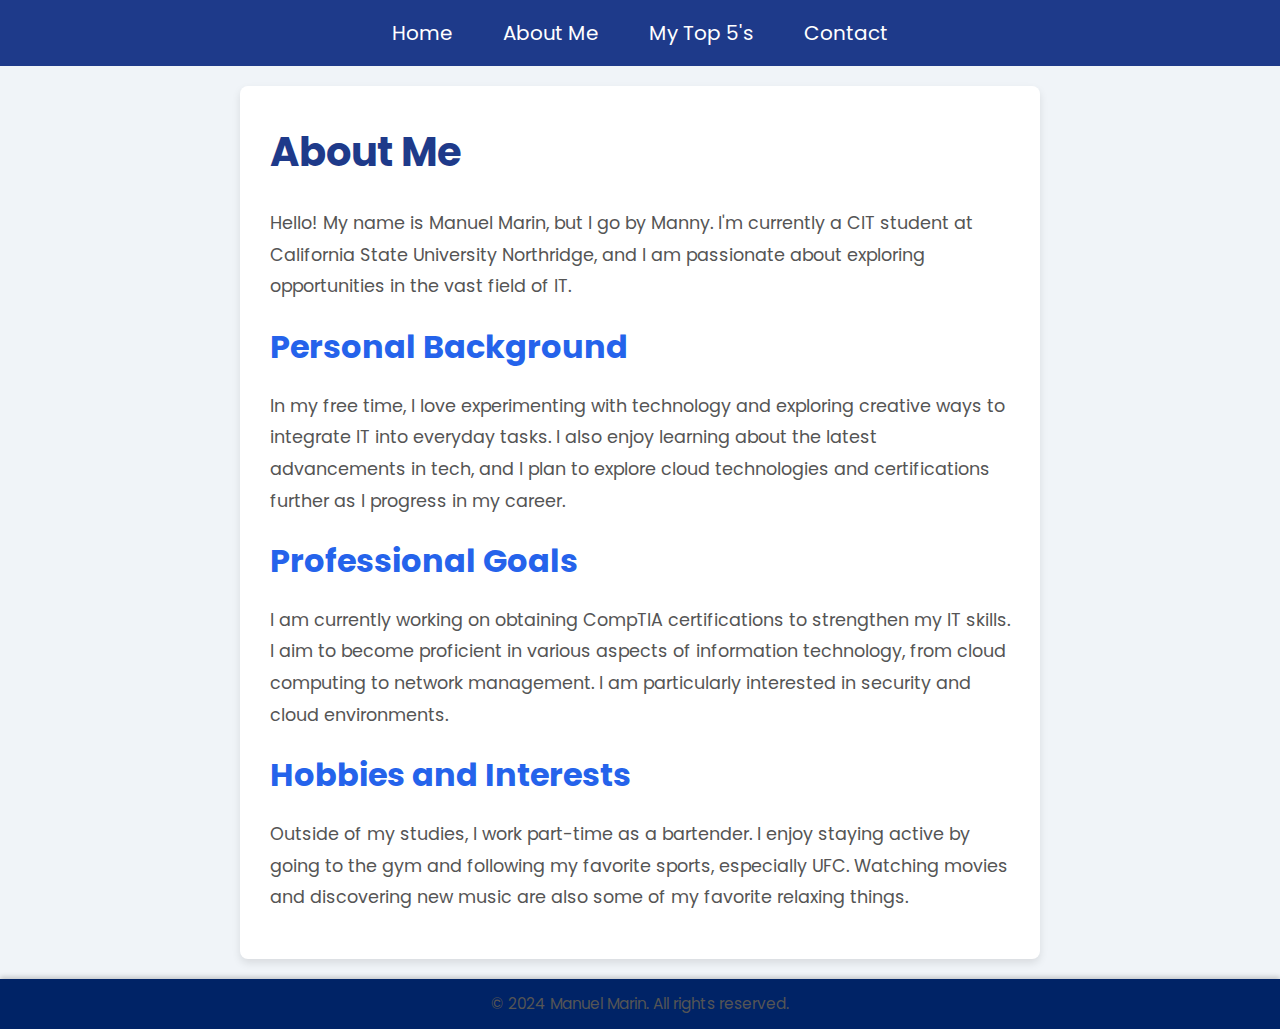
<file: about_me.html>
<!DOCTYPE html>
<html lang="en">
<head>
    <link href="https://fonts.googleapis.com/css2?family=Poppins:wght@300;400;600&display=swap" rel="stylesheet">
    <meta charset="UTF-8">
    <meta name="viewport" content="width=device-width, initial-scale=1.0">
    <title>About Me</title>
    <link rel="icon" type="image/png" sizes="32x32" href="assets/Images/favicon-32x32.png">
    <link rel="stylesheet" href="styles.css"> <!-- Direct path to styles.css in main folder -->
</head>
<body>
    <header>
        <nav>
            <ul>
                <li><a href="index.html">Home</a></li> <!-- Links to Home in the main folder -->
                <li><a href="about_me.html">About Me</a></li> <!-- Links to About Me in the main folder -->
                <li><a href="assets/HTML/top5.html">My Top 5's</a></li> <!-- Links to My Top 5's in assets/HTML -->
                <li><a href="index.html#contact">Contact</a></li> <!-- Links to Contact section in index.html -->
            </ul>
        </nav>
    </header>

    <section>
        <h1>About Me</h1>
        <p>Hello! My name is Manuel Marin, but I go by Manny. I'm currently a CIT student at California State University Northridge, and I am passionate about exploring opportunities in the vast field of IT.</p>
        
        <h2>Personal Background</h2>
        <p>In my free time, I love experimenting with technology and exploring creative ways to integrate IT into everyday tasks. I also enjoy learning about the latest advancements in tech, and I plan to explore cloud technologies and certifications further as I progress in my career.</p>
        
        <h2>Professional Goals</h2>
        <p>I am currently working on obtaining CompTIA certifications to strengthen my IT skills. I aim to become proficient in various aspects of information technology, from cloud computing to network management. I am particularly interested in security and cloud environments.</p>
        
        <h2>Hobbies and Interests</h2>
        <p>Outside of my studies, I work part-time as a bartender. I enjoy staying active by going to the gym and following my favorite sports, especially UFC. Watching movies and discovering new music are also some of my favorite relaxing things.</p>
    </section>

    <footer>
        <p>&copy; 2024 Manuel Marin. All rights reserved.</p>
    </footer>
</body>
</html>
</file>
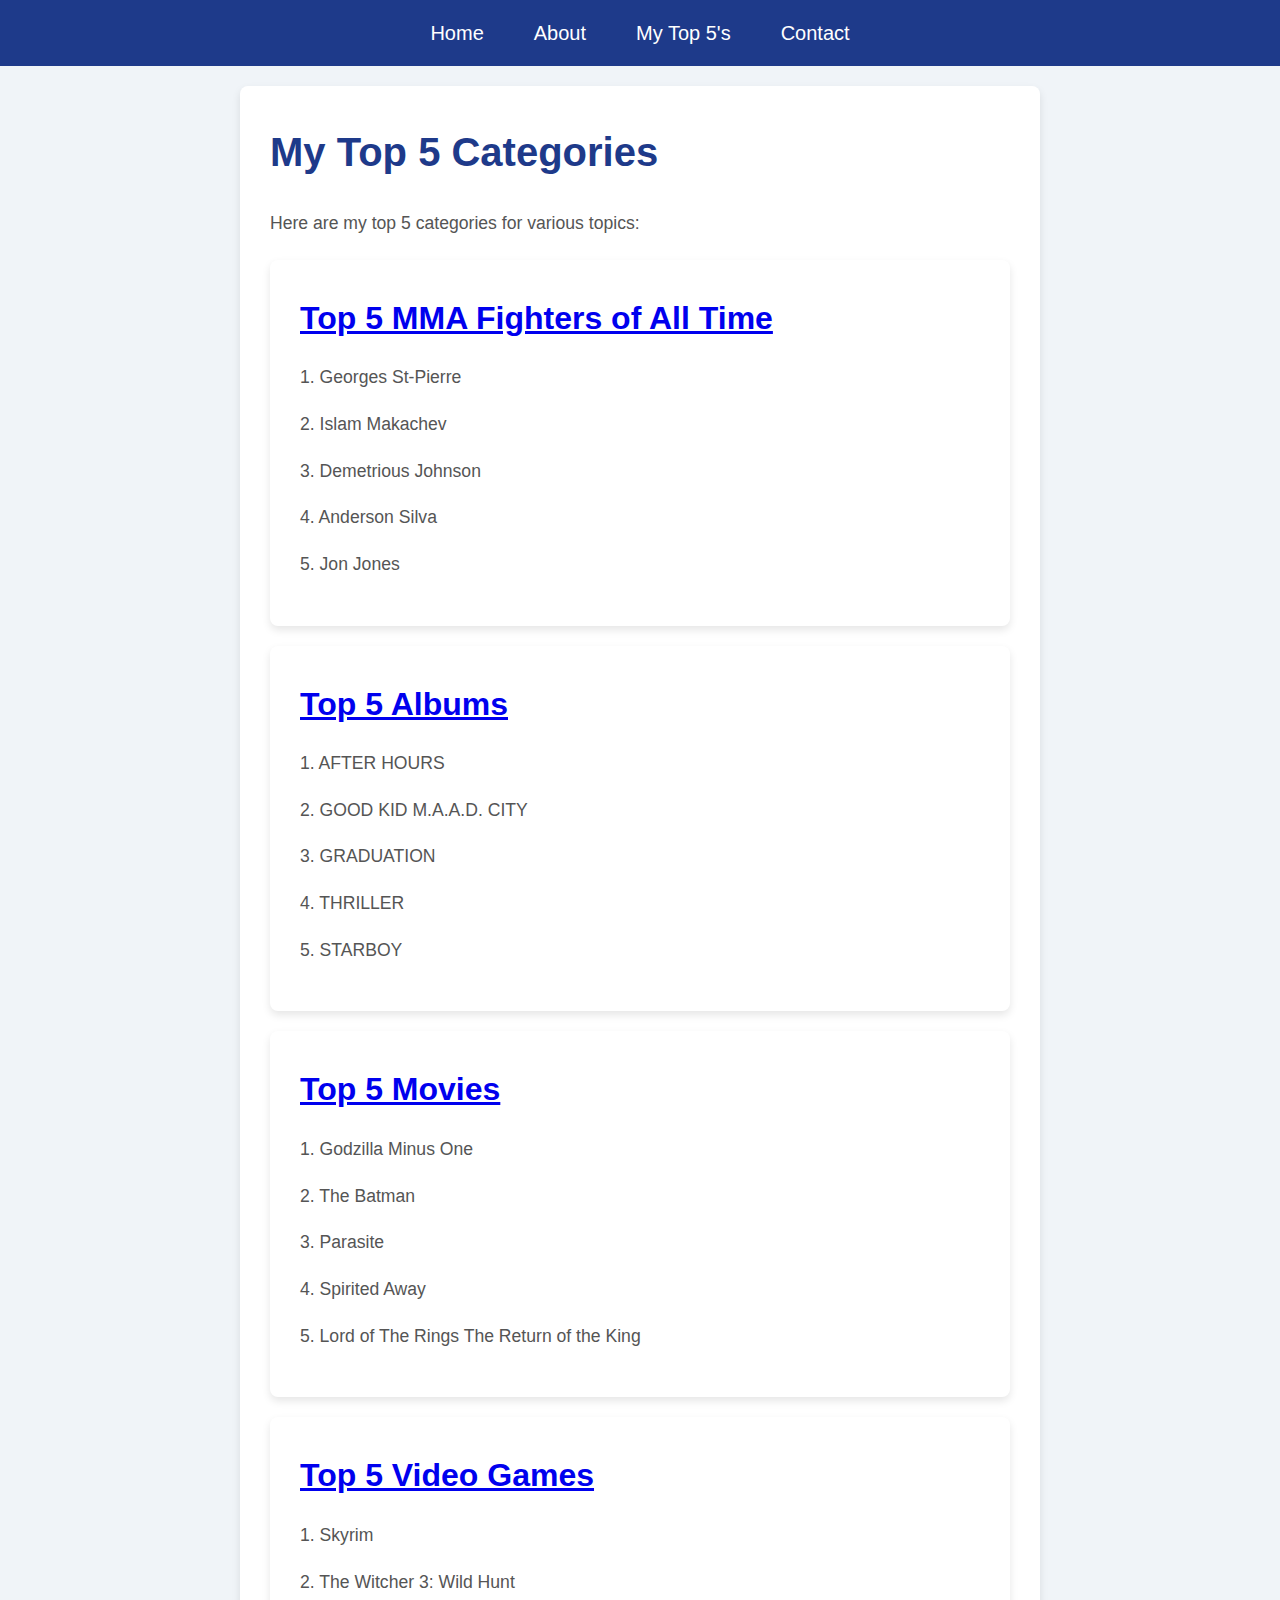
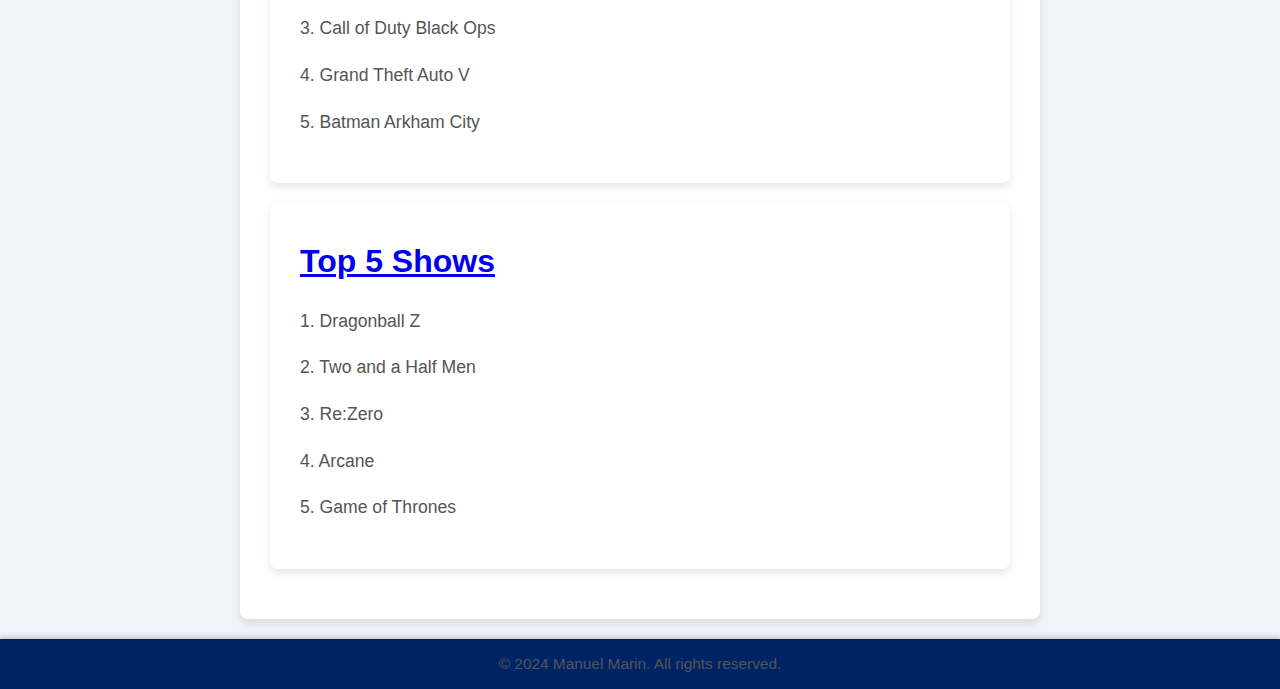
<file: assets/HTML/top5.html>
<!DOCTYPE html>
<html lang="en">
<head>
    <meta charset="UTF-8">
    <meta name="viewport" content="width=device-width, initial-scale=1.0">
    <title>Top 5 Categories</title>
    <link rel="stylesheet" href="../../styles.css"> <!-- Path goes up two levels to main folder -->
    <link rel="icon" type="image/png" sizes="32x32" href="../../assets/Images/favicon-32x32.png">
</head>
<body>
    <header>
        <nav>
            <ul>
                <li><a href="../../index.html">Home</a></li> <!-- Path goes up two levels to main folder -->
                <li><a href="../../index.html#about">About</a></li> <!-- Path goes up two levels to main folder -->
                <li><a href="top5.html">My Top 5's</a></li> <!-- This is the current page, so no path change needed -->
                <li><a href="../../index.html#contact">Contact</a></li> <!-- Path goes up two levels to main folder -->
            </ul>
        </nav>
    </header>

    <section>
        <h1>My Top 5 Categories</h1>
        <p>Here are my top 5 categories for various topics:</p>
        
        <section id="mma-fighters">
            <h2><a href="top5_mma.html">Top 5 MMA Fighters of All Time</a></h2> <!-- Links to MMA page within assets/HTML -->
            <p>1. Georges St-Pierre</p>
            <p>2. Islam Makachev</p>
            <p>3. Demetrious Johnson</p>
            <p>4. Anderson Silva</p>
            <p>5. Jon Jones</p>
        </section>
        
        <section id="songs">
            <h2><a href="top5_songs.html">Top 5 Albums</a></h2> <!-- Links to Songs page within assets/HTML -->
            <p>1. AFTER HOURS</p>
            <p>2. GOOD KID M.A.A.D. CITY</p>
            <p>3. GRADUATION</p>
            <p>4. THRILLER</p>
            <p>5. STARBOY</p>
        </section>
        
        <section id="movies">
            <h2><a href="top5_movies.html">Top 5 Movies</a></h2> <!-- Links to Movies page within assets/HTML -->
            <p>1. Godzilla Minus One</p>
            <p>2. The Batman</p>
            <p>3. Parasite</p>
            <p>4. Spirited Away</p>
            <p>5. Lord of The Rings The Return of the King</p>
        </section>

        <section id="games">
            <h2><a href="top5_games.html">Top 5 Video Games</a></h2> <!-- Links to Games page within assets/HTML -->
            <p>1. Skyrim</p>
            <p>2. The Witcher 3: Wild Hunt</p>
            <p>3. Call of Duty Black Ops</p>
            <p>4. Grand Theft Auto V</p>
            <p>5. Batman Arkham City</p>
        </section>

        <section id="shows">
            <h2><a href="top5_shows.html">Top 5 Shows</a></h2> <!-- Links to Shows page within assets/HTML -->
            <p>1. Dragonball Z</p>
            <p>2. Two and a Half Men</p>
            <p>3. Re:Zero</p>
            <p>4. Arcane</p>
            <p>5. Game of Thrones</p>
        </section>
    </section>

    <footer>
        <p>&copy; 2024 Manuel Marin. All rights reserved.</p>
    </footer>
</body>
</html>
</file>
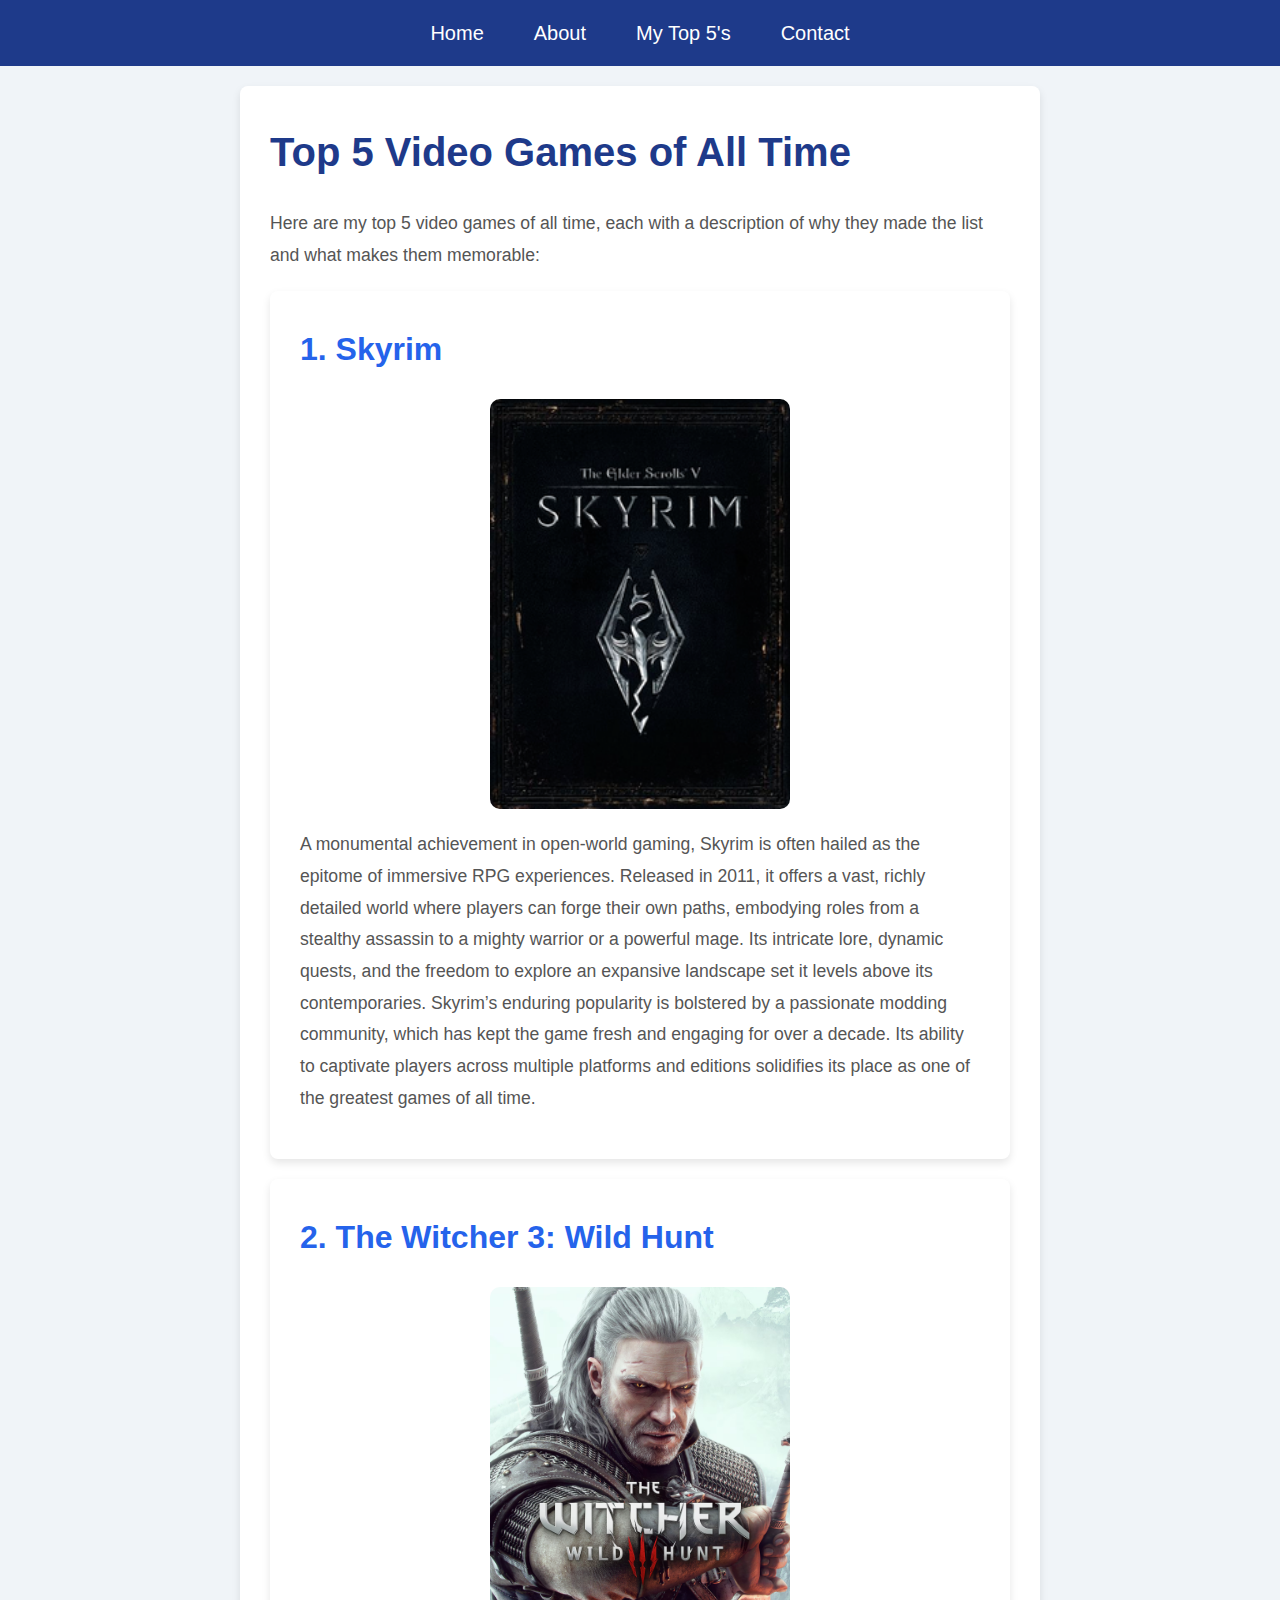
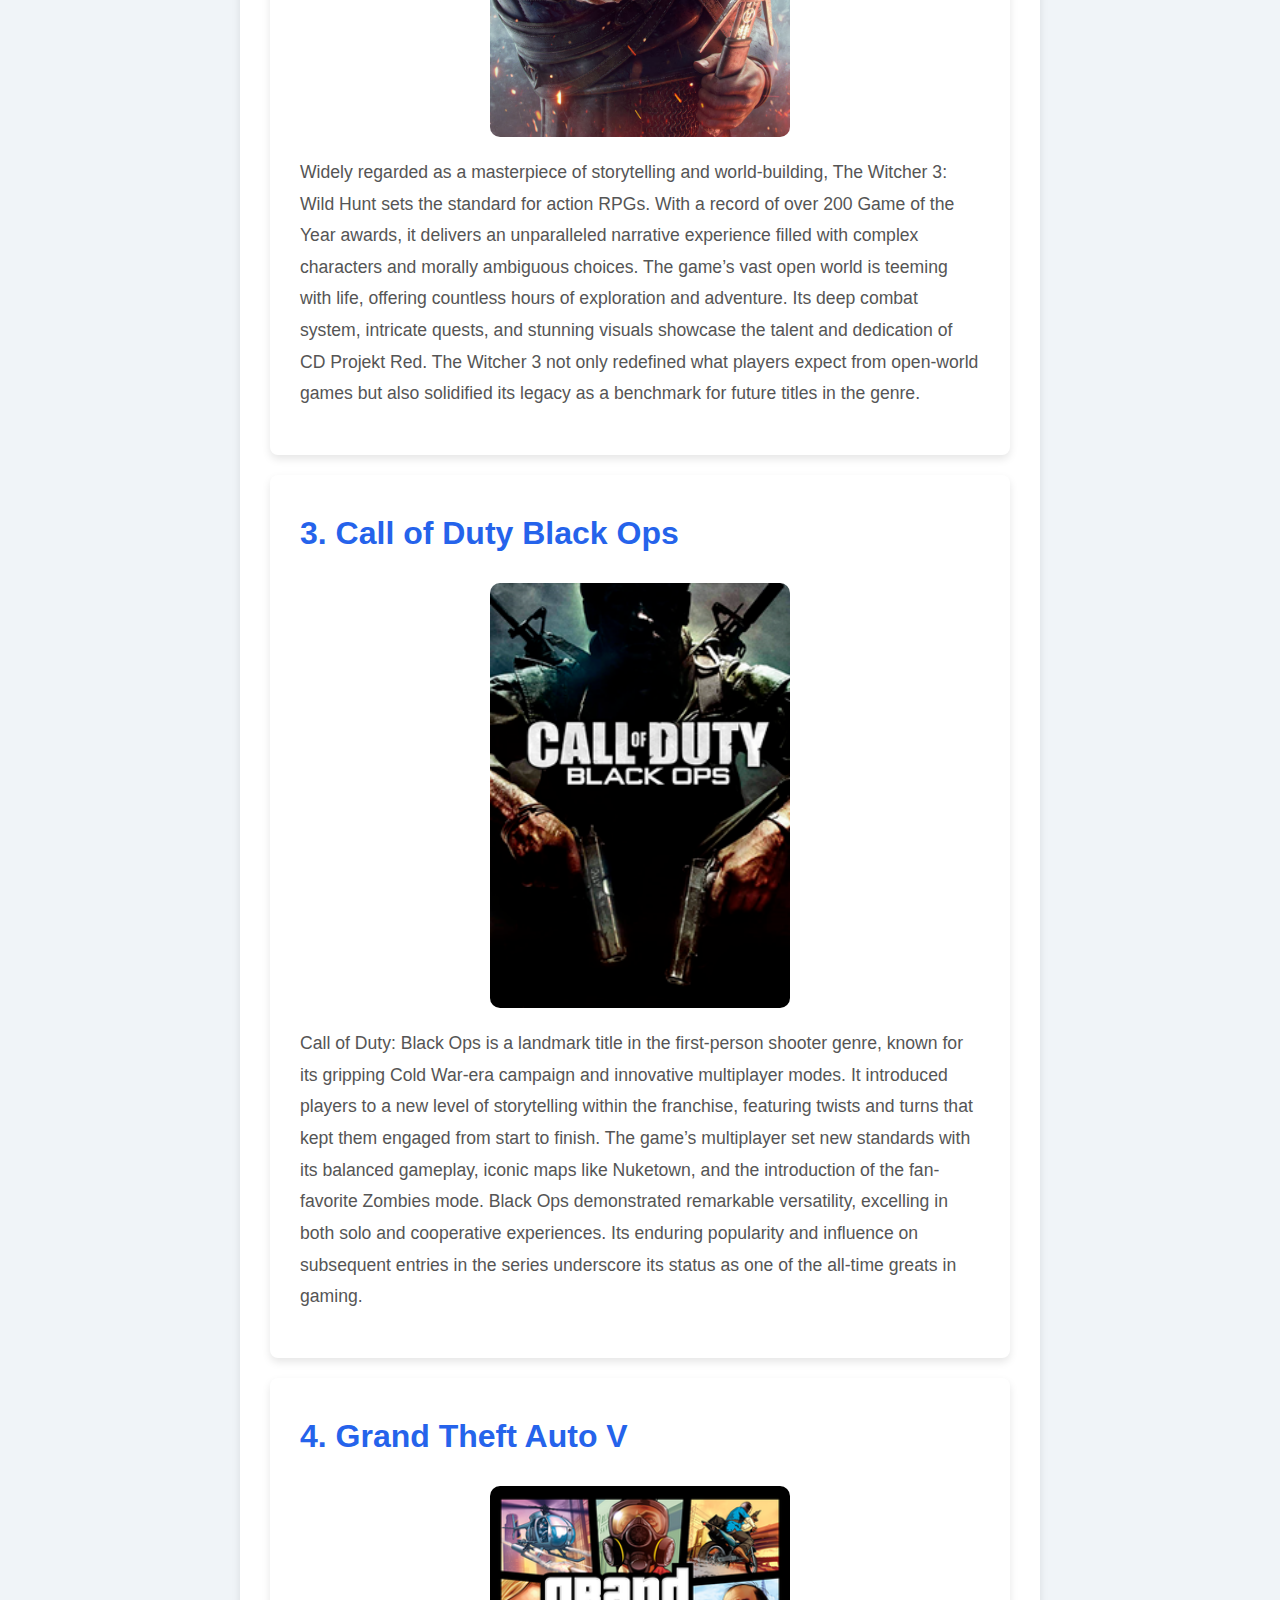
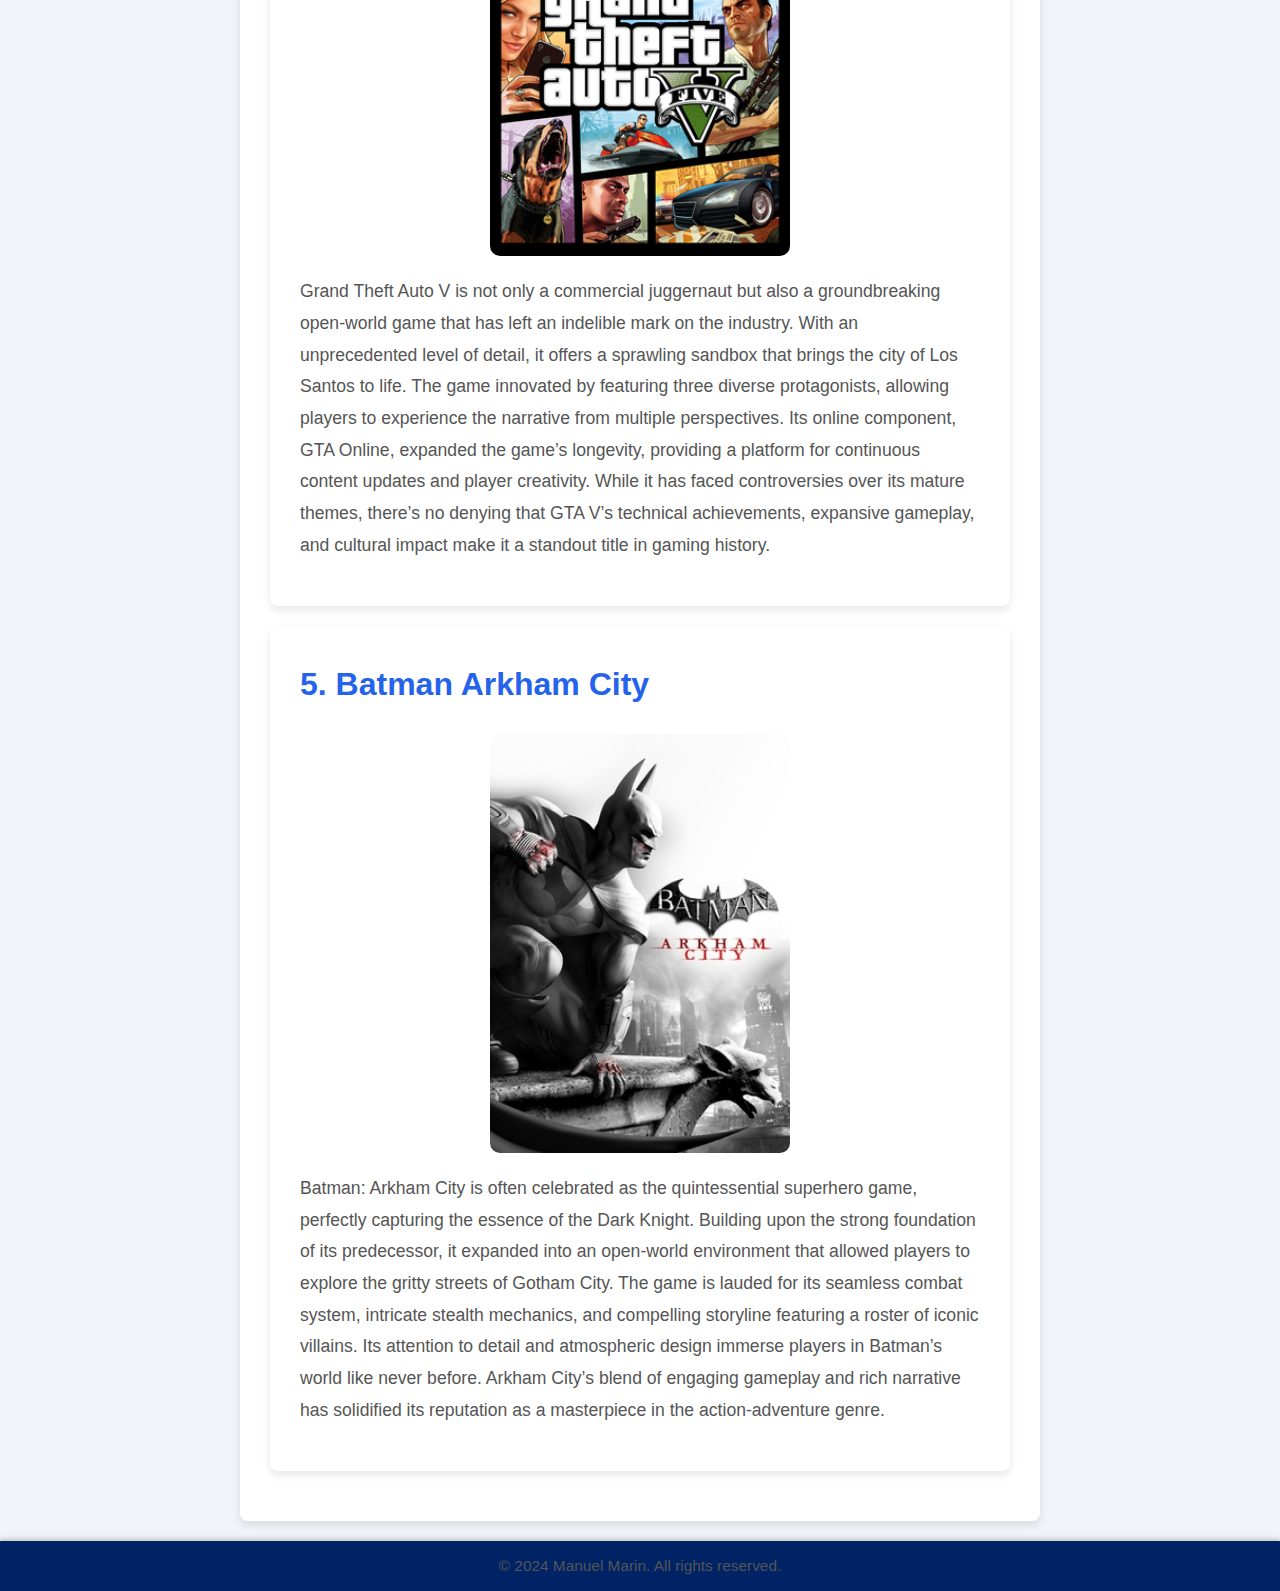
<file: assets/HTML/top5_games.html>
<!DOCTYPE html>
<html lang="en">
<head>
    <meta charset="UTF-8">
    <meta name="viewport" content="width=device-width, initial-scale=1.0">
    <title>Top 5 Video Games</title>
    <link rel="stylesheet" href="../../styles.css"> <!-- Updated path to styles.css -->
    <link rel="icon" type="image/png" sizes="32x32" href="../../assets/Images/favicon-32x32.png">
</head>
<body>
    <header>
        <nav>
            <ul>
                <li><a href="../../index.html">Home</a></li>
                <li><a href="../../index.html#about">About</a></li>
                <li><a href="top5.html">My Top 5's</a></li>
                <li><a href="../../index.html#contact">Contact</a></li>
            </ul>
        </nav>
    </header>

    <section>
        <h1>Top 5 Video Games of All Time</h1>
        <p>Here are my top 5 video games of all time, each with a description of why they made the list and what makes them memorable:</p>
        
        <section id="game1">
            <h2>1. Skyrim</h2>
            <img src="../Images/Games/Sykrim.jpg" alt="Skyrim" class="favorite-image">
            <p>A monumental achievement in open-world gaming, Skyrim is often hailed as the epitome of immersive RPG experiences. Released
            in 2011, it offers a vast, richly detailed world where players can forge their own paths, embodying roles from a stealthy
            assassin to a mighty warrior or a powerful mage. Its intricate lore, dynamic quests, and the freedom to explore an expansive
            landscape set it levels above its contemporaries. Skyrim’s enduring popularity is bolstered by a passionate modding community,
            which has kept the game fresh and engaging for over a decade. Its ability to captivate players across multiple platforms and
            editions solidifies its place as one of the greatest games of all time.
            </p>
        </section>
        
        <section id="game2">
            <h2>2. The Witcher 3: Wild Hunt</h2>
            <img src="../Images/Games/Witcher3.jpg" alt="The Witcher 3: Wild Hunt" class="favorite-image">
            <p>Widely regarded as a masterpiece of storytelling and world-building, The Witcher 3: Wild Hunt sets the standard for action RPGs.
            With a record of over 200 Game of the Year awards, it delivers an unparalleled narrative experience filled with complex characters
            and morally ambiguous choices. The game’s vast open world is teeming with life, offering countless hours of exploration and adventure.
            Its deep combat system, intricate quests, and stunning visuals showcase the talent and dedication of CD Projekt Red. The Witcher 3 not
            only redefined what players expect from open-world games but also solidified its legacy as a benchmark for future titles in the genre.
            </p>
        </section>
        
        <section id="game3">
            <h2>3. Call of Duty Black Ops</h2>
            <img src="../Images/Games/BlackOps.jpg" alt="Call of Duty Black Ops" class="favorite-image">
            <p>Call of Duty: Black Ops is a landmark title in the first-person shooter genre, known for its gripping Cold War-era campaign and
            innovative multiplayer modes. It introduced players to a new level of storytelling within the franchise, featuring twists and turns
            that kept them engaged from start to finish. The game’s multiplayer set new standards with its balanced gameplay, iconic maps like
            Nuketown, and the introduction of the fan-favorite Zombies mode. Black Ops demonstrated remarkable versatility, excelling in both solo
            and cooperative experiences. Its enduring popularity and influence on subsequent entries in the series underscore its status as one of
            the all-time greats in gaming.
            </p>
        </section>
        
        <section id="game4">
            <h2>4. Grand Theft Auto V</h2>
            <img src="../Images/Games/GTAV.jpg" alt="Grand Theft Auto V" class="favorite-image">
            <p>Grand Theft Auto V is not only a commercial juggernaut but also a groundbreaking open-world game that has left an indelible mark on
            the industry. With an unprecedented level of detail, it offers a sprawling sandbox that brings the city of Los Santos to life. The 
            game innovated by featuring three diverse protagonists, allowing players to experience the narrative from multiple perspectives. Its 
            online component, GTA Online, expanded the game’s longevity, providing a platform for continuous content updates and player creativity.
            While it has faced controversies over its mature themes, there’s no denying that GTA V’s technical achievements, expansive gameplay, and
            cultural impact make it a standout title in gaming history.
            </p>
        </section>
        
        <section id="game5">
            <h2>5. Batman Arkham City</h2>
            <img src="../Images/Games/Batman.jpg" alt="Batman Arkham City" class="favorite-image">
            <p>Batman: Arkham City is often celebrated as the quintessential superhero game, perfectly capturing the essence of the Dark Knight.
            Building upon the strong foundation of its predecessor, it expanded into an open-world environment that allowed players to explore the
            gritty streets of Gotham City. The game is lauded for its seamless combat system, intricate stealth mechanics, and compelling storyline
            featuring a roster of iconic villains. Its attention to detail and atmospheric design immerse players in Batman’s world like never before.
            Arkham City’s blend of engaging gameplay and rich narrative has solidified its reputation as a masterpiece in the action-adventure genre.
            </p>
        </section>
    </section>

    <footer>
        <p>&copy; 2024 Manuel Marin. All rights reserved.</p>
    </footer>
</body>
</html>
</file>
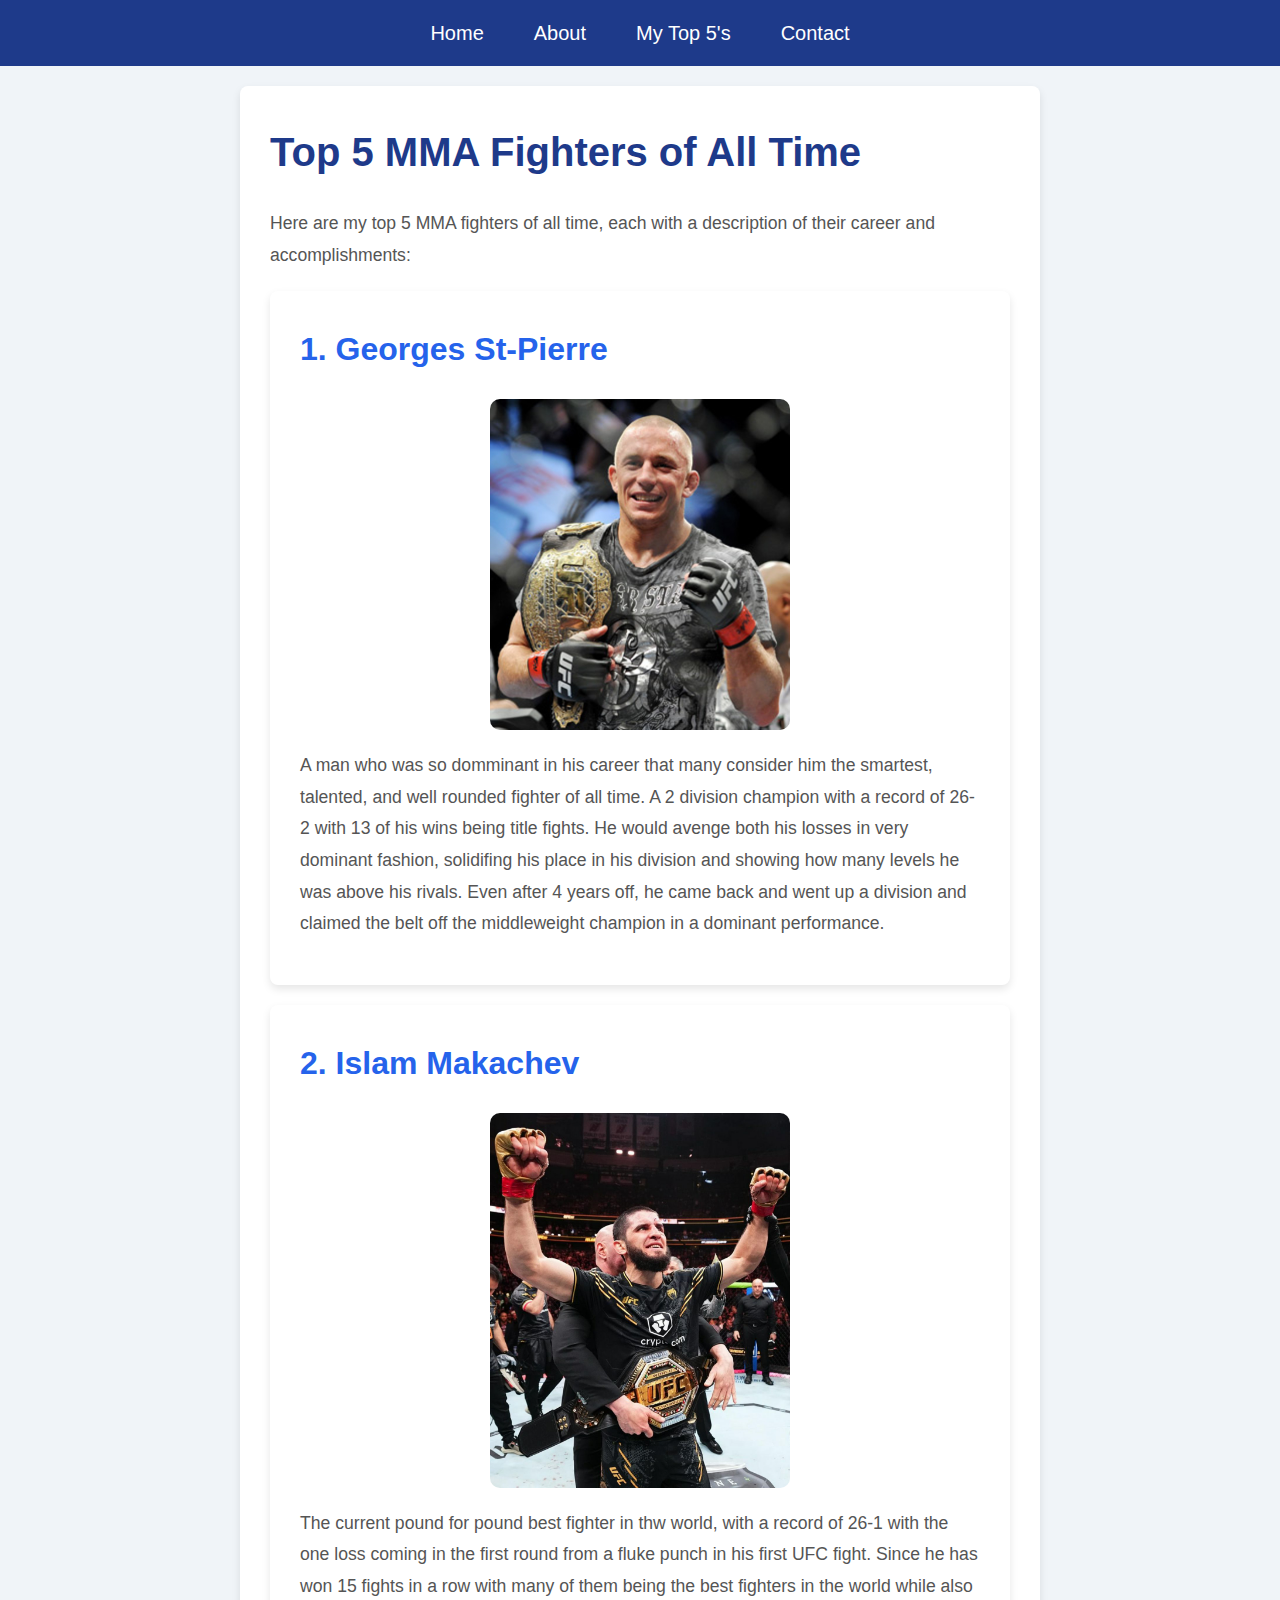
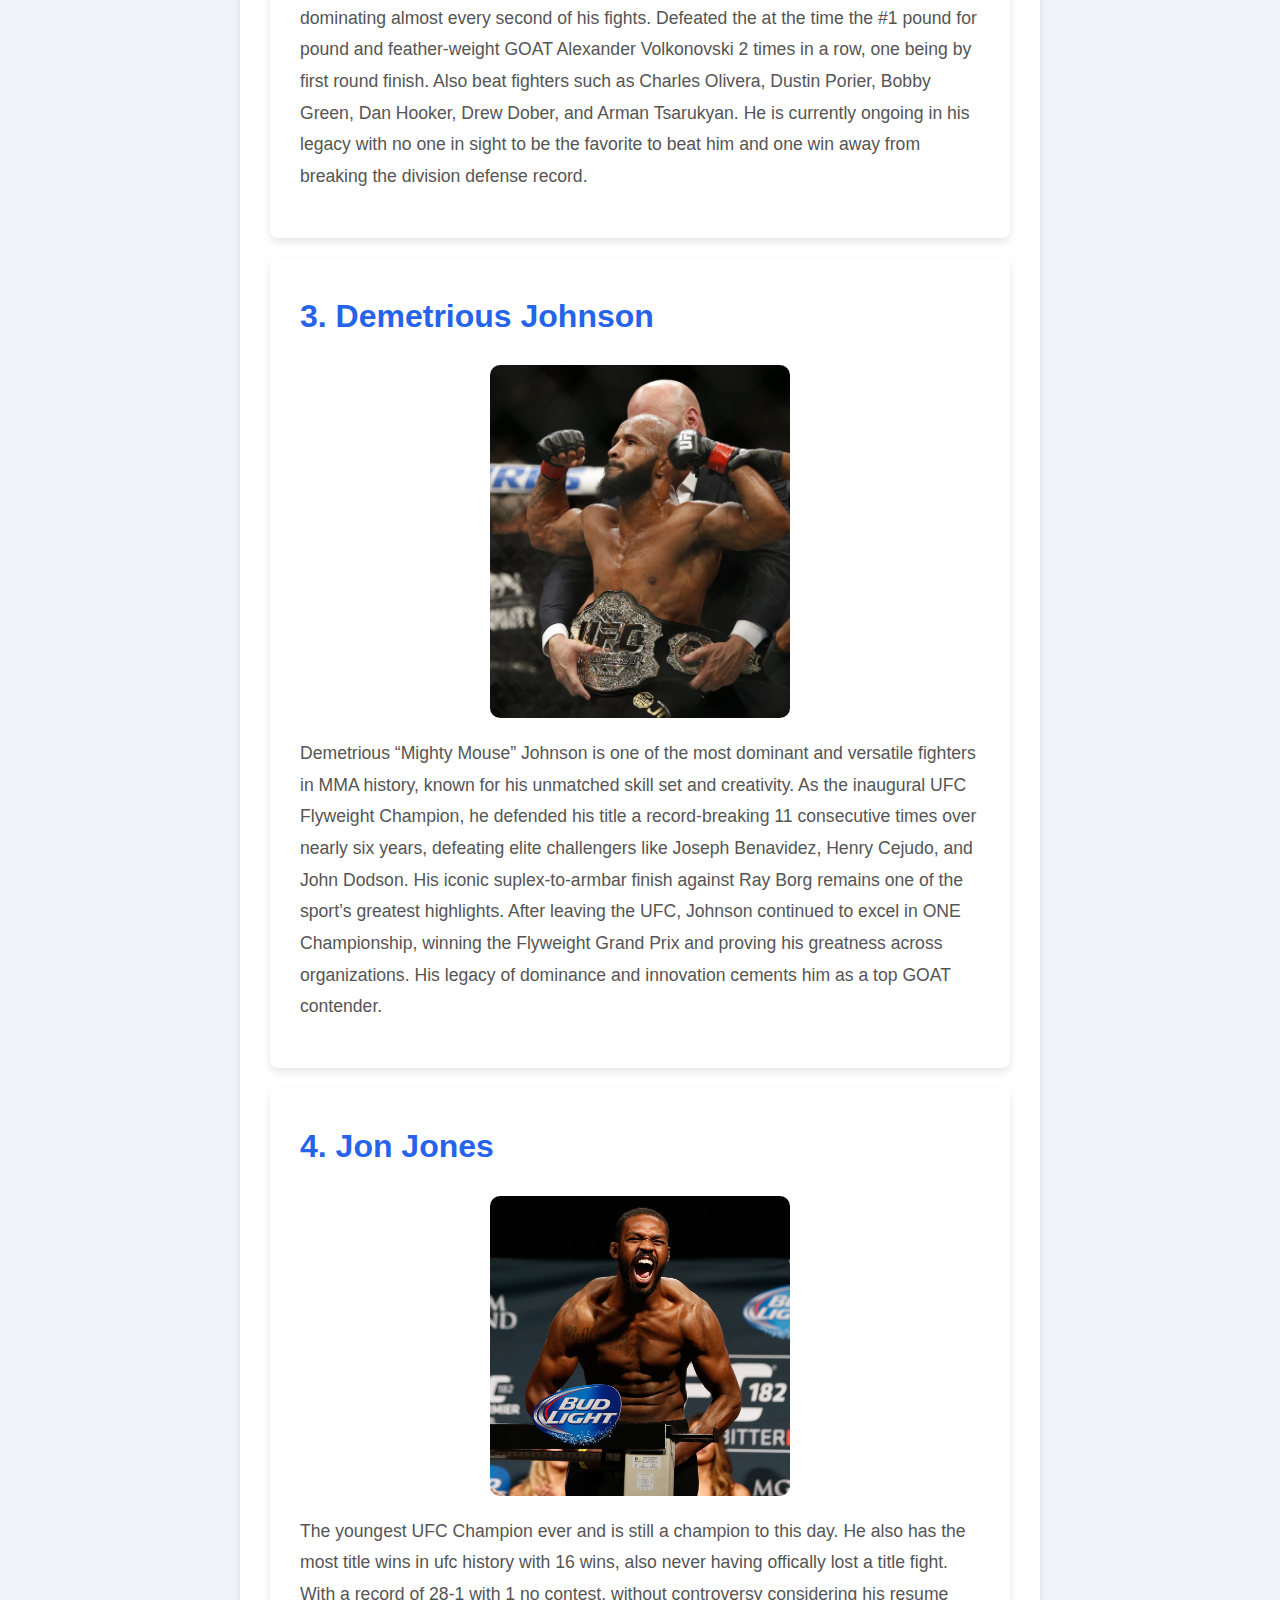
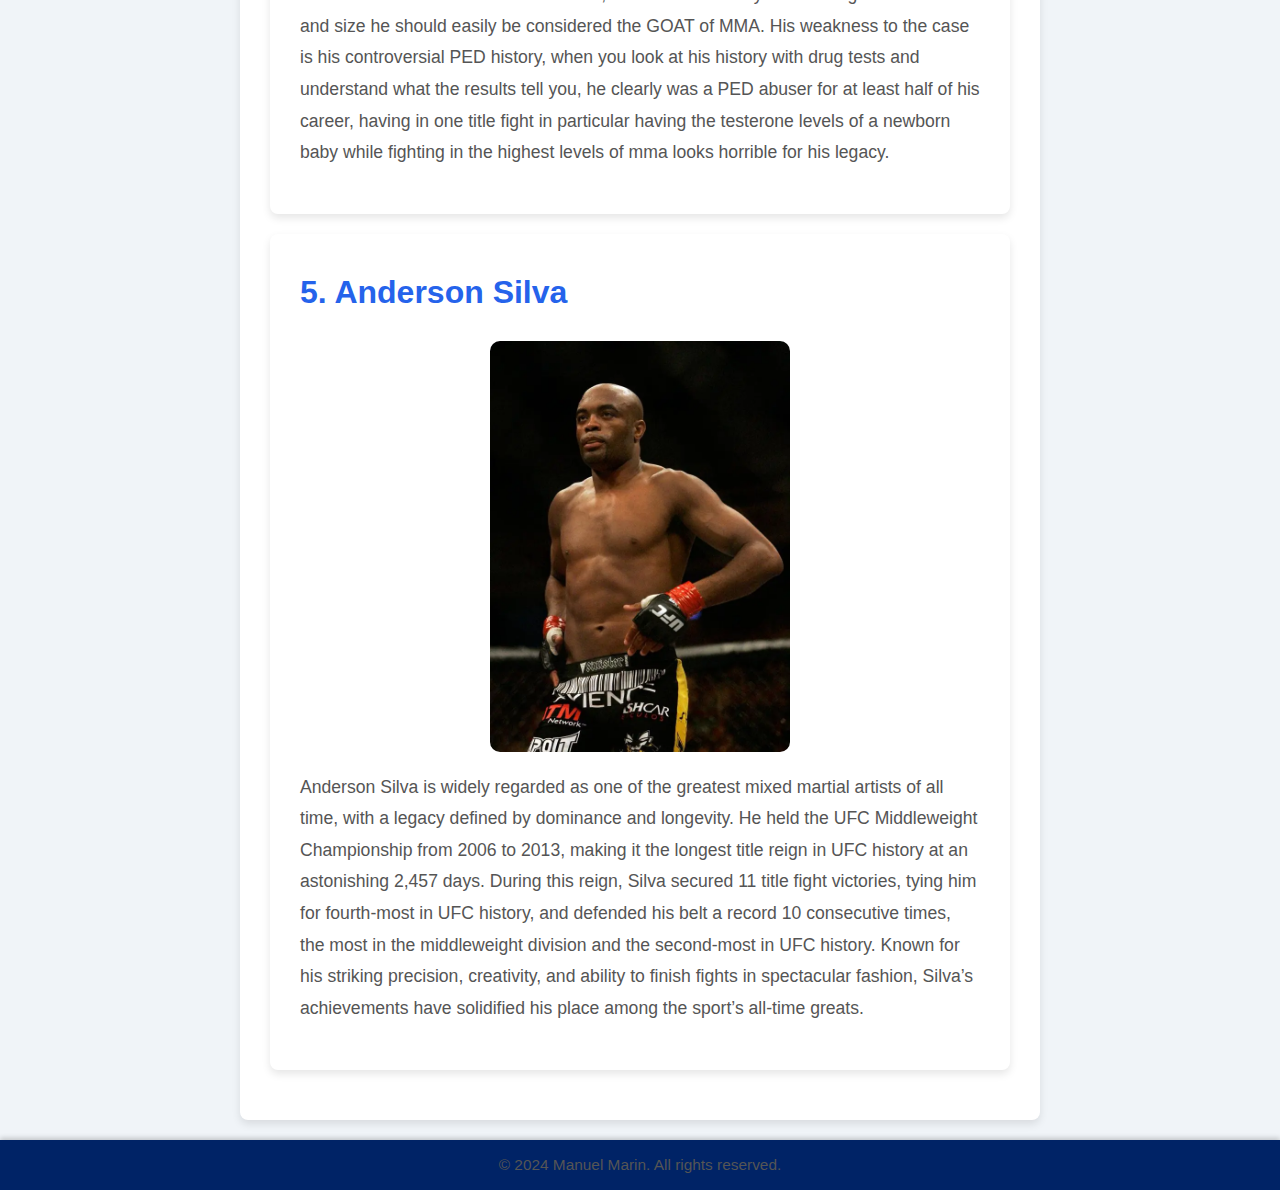
<file: assets/HTML/top5_mma.html>
<!DOCTYPE html>
<html lang="en">
<head>
    <meta charset="UTF-8">
    <meta name="viewport" content="width=device-width, initial-scale=1.0">
    <title>Top 5 MMA Fighters</title>
    <link rel="stylesheet" href="../../styles.css"> <!-- Updated path to styles.css -->
    <link rel="icon" type="image/png" sizes="32x32" href="../../assets/Images/favicon-32x32.png">
</head>
<body>
    <header>
        <nav>
            <ul>
                <li><a href="../../index.html">Home</a></li> <!-- Updated path to index.html -->
                <li><a href="../../index.html#about">About</a></li> <!-- Updated path to index.html with #about -->
                <li><a href="top5.html">My Top 5's</a></li> <!-- This remains within the same folder -->
                <li><a href="../../index.html#contact">Contact</a></li> <!-- Updated path to index.html with #contact -->
            </ul>
        </nav>
    </header>

    <section>
        <h1>Top 5 MMA Fighters of All Time</h1>
        <p>Here are my top 5 MMA fighters of all time, each with a description of their career and accomplishments:</p>
        
        <section id="Georges St-Pierre">
            <h2>1. Georges St-Pierre</h2>
            <img src="../Images/MMA/GSP.jpg" alt="Georges St-Pierre" class="favorite-image">
            <p>A man who was so domminant in his career that many consider him the smartest, talented, and well rounded fighter of all time. 
            A 2 division champion with a record of 26-2 with 13 of his wins being title fights. He would avenge both his losses in very dominant fashion,
            solidifing his place in his division and showing how many levels he was above his rivals. Even after 4 years off, he came back and went up a division
            and claimed the belt off the middleweight champion in a dominant performance.</p>
        </section>
        
        <section id="Islam Makachev">
            <h2>2. Islam Makachev</h2>
            <img src="../Images/MMA/IslamMakhachev.jpg" alt="Islam Makachev" class="favorite-image">
            <p>The current pound for pound best fighter in thw world, with a record of 26-1 with the one loss coming in the first round from a fluke punch in his 
            first UFC fight. Since he has won 15 fights in a row with many of them being the best fighters in the world while also dominating almost every second
            of his fights. Defeated the at the time the #1 pound for pound and feather-weight GOAT Alexander Volkonovski 2 times in a row, one being by first round 
            finish. Also beat fighters such as Charles Olivera, Dustin Porier, Bobby Green, Dan Hooker, Drew Dober, and Arman Tsarukyan. He is currently ongoing in
            his legacy with no one in sight to be the favorite to beat him and one win away from breaking the division defense record.</p>
        </section>
        
        <section id="Demetrious Johnson">
            <h2>3. Demetrious Johnson</h2>
            <img src="../Images/MMA/DemitriousJohnson.jpeg" alt="Demetrious Johnson" class="favorite-image">
            <p>Demetrious “Mighty Mouse” Johnson is one of the most dominant and versatile fighters in MMA history, known for his unmatched skill set and creativity.
            As the inaugural UFC Flyweight Champion, he defended his title a record-breaking 11 consecutive times over nearly six years, defeating elite challengers 
            like Joseph Benavidez, Henry Cejudo, and John Dodson. His iconic suplex-to-armbar finish against Ray Borg remains one of the sport’s greatest highlights.
            After leaving the UFC, Johnson continued to excel in ONE Championship, winning the Flyweight Grand Prix and proving his greatness across organizations.
            His legacy of dominance and innovation cements him as a top GOAT contender.</p>
        </section>
        
        <section id="Jon Jones">
            <h2>4. Jon Jones</h2>
            <img src="../Images/MMA/JonJones.jpg" alt="Jon Jones" class="favorite-image">
            <p>The youngest UFC Champion ever and is still a champion to this day. He also has the most title wins in ufc history with 16 wins, also never having
            offically lost a title fight. With a record of 28-1 with 1 no contest, without controversy considering his resume and size he should easily be considered
            the GOAT of MMA. His weakness to the case is his controversial PED history, when you look at his history with drug tests and understand what the results 
            tell you, he clearly was a PED abuser for at least half of his career, having in one title fight in particular having the testerone levels of a newborn 
            baby while fighting in the highest levels of mma looks horrible for his legacy.</p>
        </section>
        
        <section id="Anderson Silva">
            <h2>5. Anderson Silva</h2>
            <img src="../Images/MMA/AndersonSilva.jpg" alt="Anderson Silva" class="favorite-image">
            <p>Anderson Silva is widely regarded as one of the greatest mixed martial artists of all time, with a legacy defined by dominance and longevity. He held
            the UFC Middleweight Championship from 2006 to 2013, making it the longest title reign in UFC history at an astonishing 2,457 days. During this reign, Silva
            secured 11 title fight victories, tying him for fourth-most in UFC history, and defended his belt a record 10 consecutive times, the most in the middleweight
            division and the second-most in UFC history. Known for his striking precision, creativity, and ability to finish fights in spectacular fashion, Silva’s 
            achievements have solidified his place among the sport’s all-time greats.</p>
        </section>
    </section>

    <footer>
        <p>&copy; 2024 Manuel Marin. All rights reserved.</p>
    </footer>
</body>
</html>
</file>
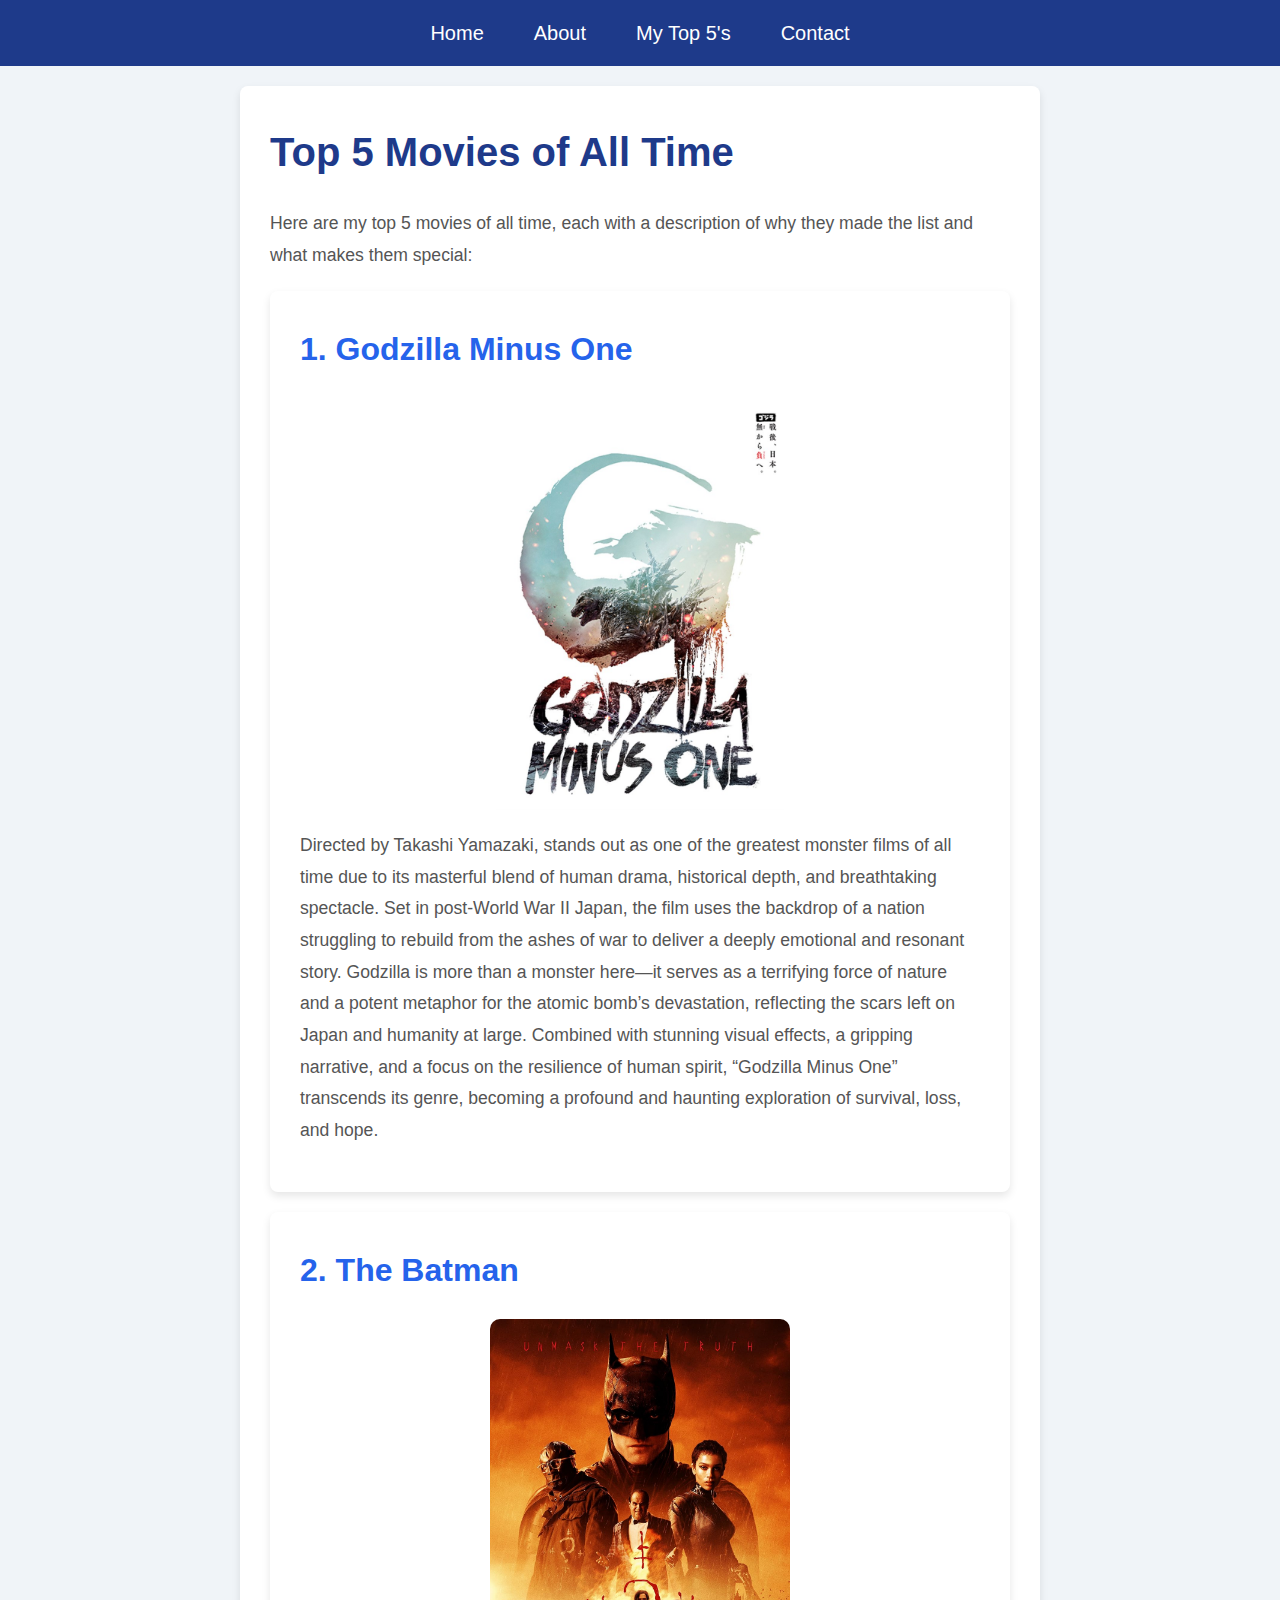
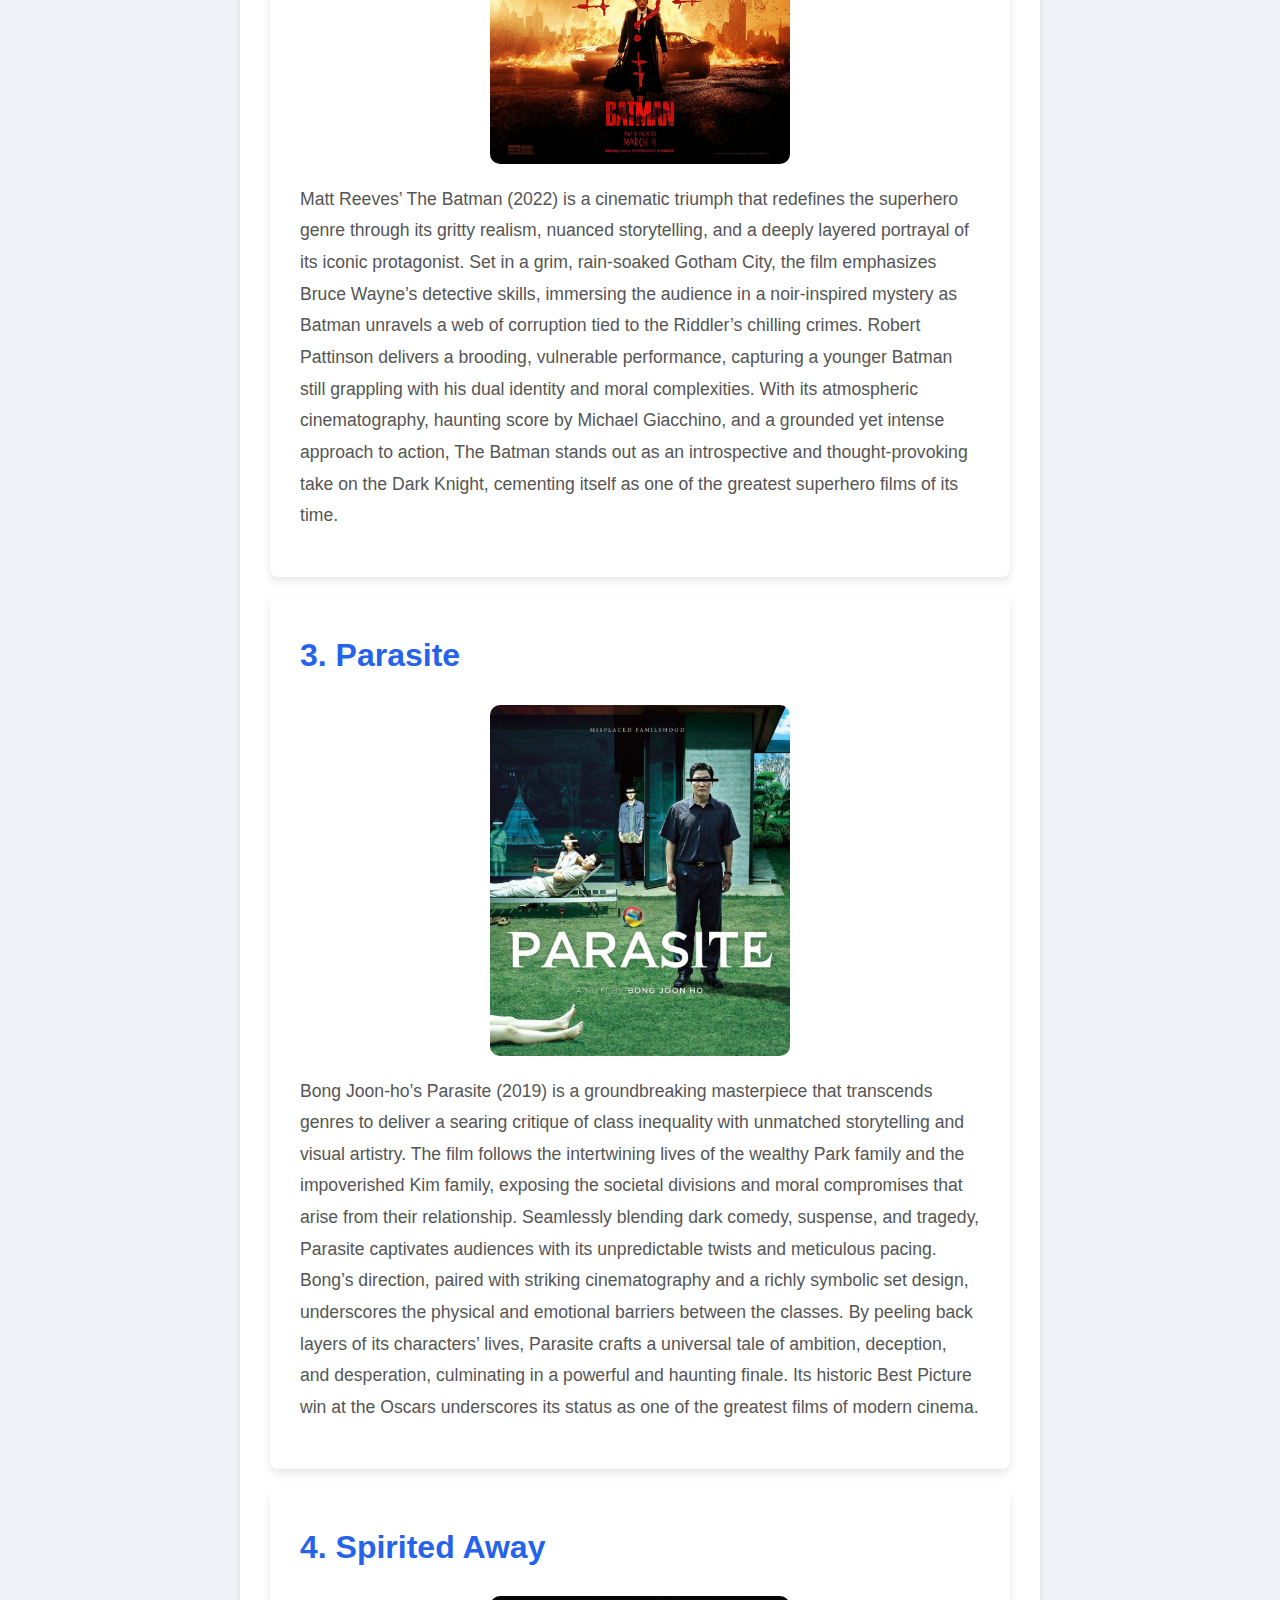
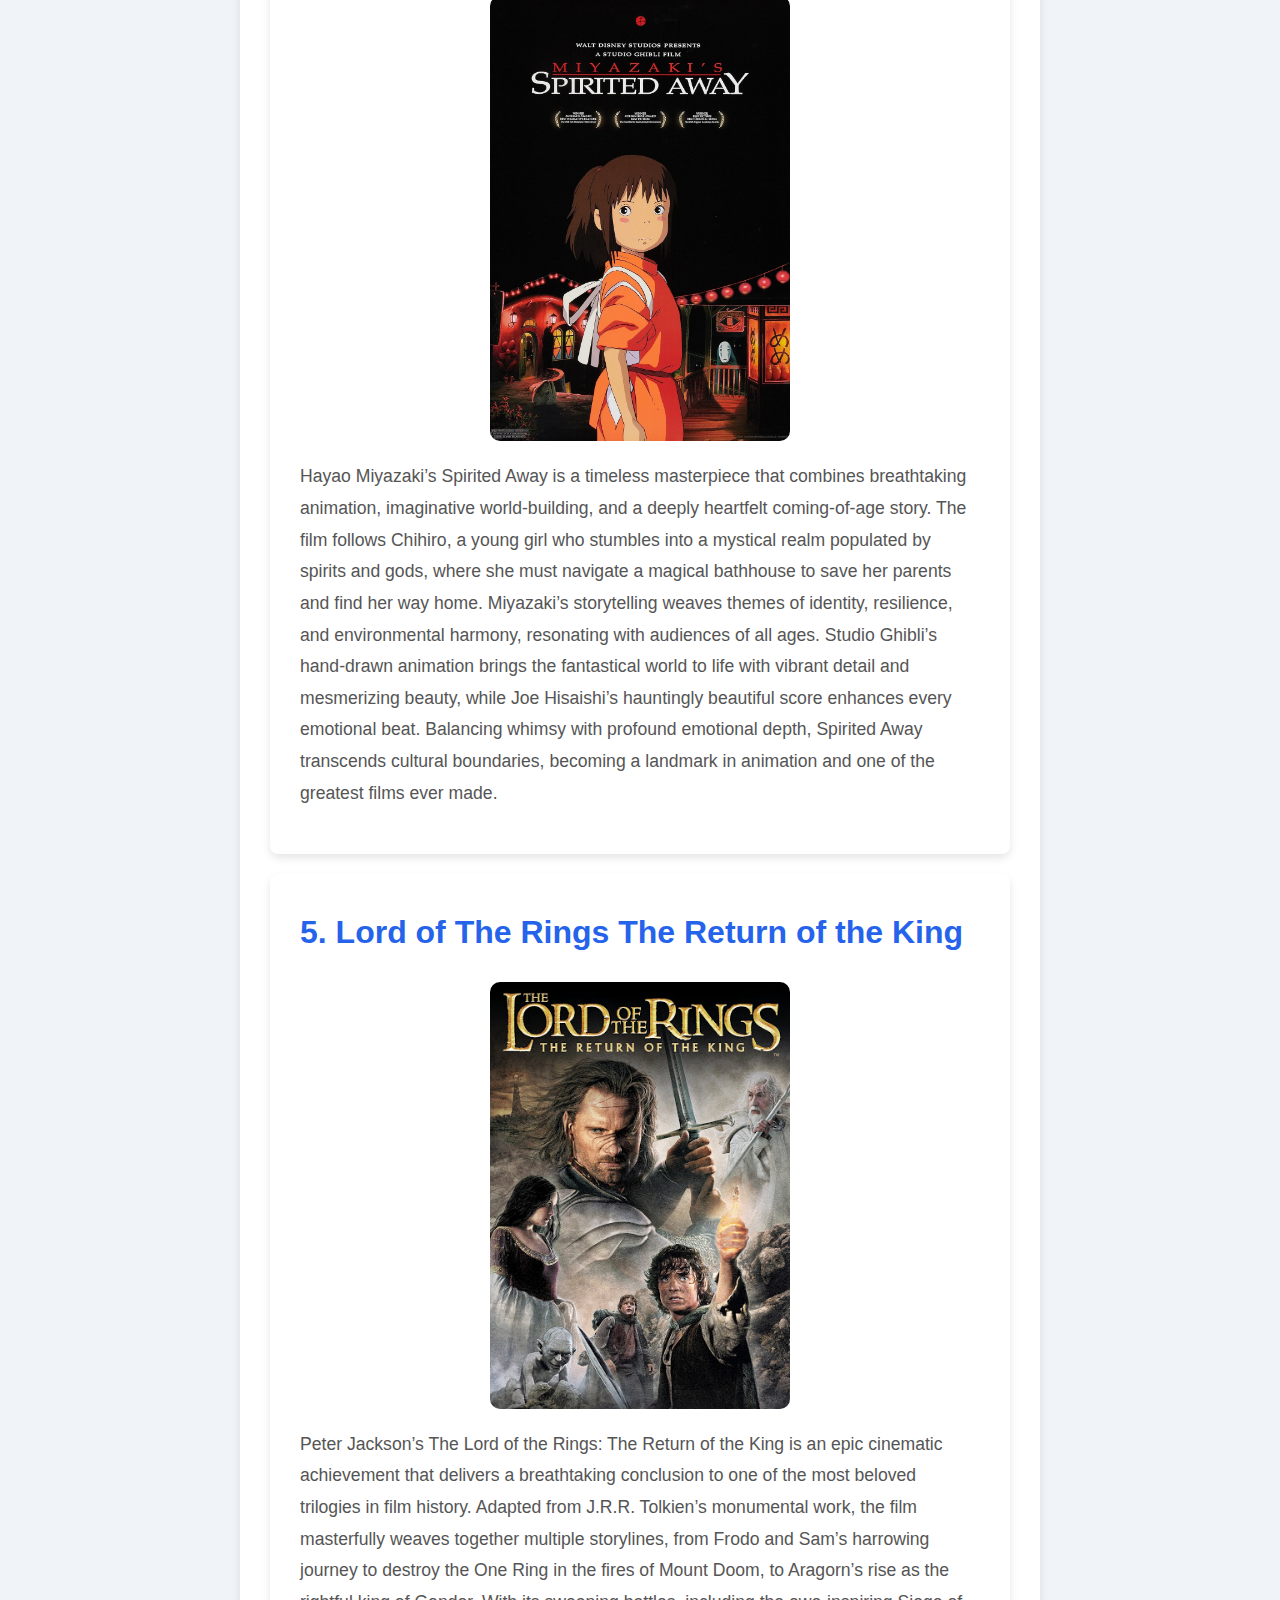
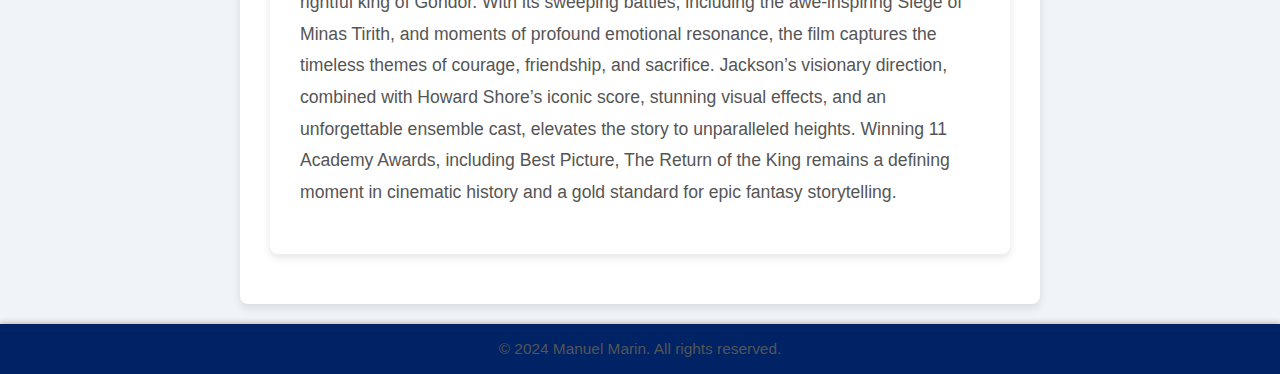
<file: assets/HTML/top5_movies.html>
<!DOCTYPE html>
<html lang="en">
<head>
    <meta charset="UTF-8">
    <meta name="viewport" content="width=device-width, initial-scale=1.0">
    <title>Top 5 Movies</title>
    <link rel="stylesheet" href="../../styles.css"> <!-- Path goes up two levels to main folder -->
    <link rel="icon" type="image/png" sizes="32x32" href="../../assets/Images/favicon-32x32.png">
</head>
<body>
    <header>
        <nav>
            <ul>
                <li><a href="../../index.html">Home</a></li> <!-- Path goes up two levels to main folder -->
                <li><a href="../../index.html#about">About</a></li> <!-- Path goes up two levels to main folder -->
                <li><a href="top5.html">My Top 5's</a></li> <!-- Link to top5.html within the same folder -->
                <li><a href="../../index.html#contact">Contact</a></li> <!-- Path goes up two levels to main folder -->
            </ul>
        </nav>
    </header>

    <section>
        <h1>Top 5 Movies of All Time</h1>
        <p>Here are my top 5 movies of all time, each with a description of why they made the list and what makes them special:</p>
        
        <section id="movie1">
            <h2>1. Godzilla Minus One</h2>
            <img src="../Images/Movies/Godzilla.jpg" alt="Godzilla Minus One" class="favorite-image">
            <p>Directed by Takashi Yamazaki, stands out as one of the greatest monster films of all time due to
            its masterful blend of human drama, historical depth, and breathtaking spectacle. Set in post-World War II Japan, the film
            uses the backdrop of a nation struggling to rebuild from the ashes of war to deliver a deeply emotional and resonant story.
            Godzilla is more than a monster here—it serves as a terrifying force of nature and a potent metaphor for the atomic bomb’s
            devastation, reflecting the scars left on Japan and humanity at large. Combined with stunning visual effects, a gripping
            narrative, and a focus on the resilience of human spirit, “Godzilla Minus One” transcends its genre, becoming a profound and
            haunting exploration of survival, loss, and hope.</p>
        </section>
        
        <section id="movie2">
            <h2>2. The Batman</h2>
            <img src="../Images/Movies/Thebatman.jpg" alt="The Batman" class="favorite-image">
            <p>Matt Reeves’ The Batman (2022) is a cinematic triumph that redefines the superhero genre through its gritty realism,
            nuanced storytelling, and a deeply layered portrayal of its iconic protagonist. Set in a grim, rain-soaked Gotham City, the
            film emphasizes Bruce Wayne’s detective skills, immersing the audience in a noir-inspired mystery as Batman unravels a web of
            corruption tied to the Riddler’s chilling crimes. Robert Pattinson delivers a brooding, vulnerable performance, capturing a
            younger Batman still grappling with his dual identity and moral complexities. With its atmospheric cinematography, haunting
            score by Michael Giacchino, and a grounded yet intense approach to action, The Batman stands out as an introspective and
            thought-provoking take on the Dark Knight, cementing itself as one of the greatest superhero films of its time.</p>
        </section>
        
        <section id="movie3">
            <h2>3. Parasite</h2>
            <img src="../Images/Movies/Parasite.jpg" alt="Parasite" class="favorite-image">
            <p>Bong Joon-ho’s Parasite (2019) is a groundbreaking masterpiece that transcends genres to deliver a searing critique of
            class inequality with unmatched storytelling and visual artistry. The film follows the intertwining lives of the wealthy Park
            family and the impoverished Kim family, exposing the societal divisions and moral compromises that arise from their relationship.
            Seamlessly blending dark comedy, suspense, and tragedy, Parasite captivates audiences with its unpredictable twists and meticulous
            pacing. Bong’s direction, paired with striking cinematography and a richly symbolic set design, underscores the physical and 
            emotional barriers between the classes. By peeling back layers of its characters’ lives, Parasite crafts a universal tale of
            ambition, deception, and desperation, culminating in a powerful and haunting finale. Its historic Best Picture win at the Oscars
            underscores its status as one of the greatest films of modern cinema.</p>
        </section>
        
        <section id="movie4">
            <h2>4. Spirited Away</h2>
            <img src="../Images/Movies/SpiritedAway.jpg" alt="Spirited Away" class="favorite-image">
            <p>Hayao Miyazaki’s Spirited Away is a timeless masterpiece that combines breathtaking animation, imaginative world-building,
            and a deeply heartfelt coming-of-age story. The film follows Chihiro, a young girl who stumbles into a mystical realm populated
            by spirits and gods, where she must navigate a magical bathhouse to save her parents and find her way home. Miyazaki’s storytelling
            weaves themes of identity, resilience, and environmental harmony, resonating with audiences of all ages. Studio Ghibli’s hand-drawn
            animation brings the fantastical world to life with vibrant detail and mesmerizing beauty, while Joe Hisaishi’s hauntingly beautiful
            score enhances every emotional beat. Balancing whimsy with profound emotional depth, Spirited Away transcends cultural boundaries,
            becoming a landmark in animation and one of the greatest films ever made.</p>
        </section>
        
        <section id="movie5">
            <h2>5. Lord of The Rings The Return of the King</h2>
            <img src="../Images/Movies/LOTR_ReturnOfTheKing.jpg" alt="Lord of The Rings: The Return of the King" class="favorite-image">
            <p>Peter Jackson’s The Lord of the Rings: The Return of the King is an epic cinematic achievement that delivers a breathtaking
            conclusion to one of the most beloved trilogies in film history. Adapted from J.R.R. Tolkien’s monumental work, the film masterfully
            weaves together multiple storylines, from Frodo and Sam’s harrowing journey to destroy the One Ring in the fires of Mount Doom, to
            Aragorn’s rise as the rightful king of Gondor. With its sweeping battles, including the awe-inspiring Siege of Minas Tirith, and
            moments of profound emotional resonance, the film captures the timeless themes of courage, friendship, and sacrifice. Jackson’s
            visionary direction, combined with Howard Shore’s iconic score, stunning visual effects, and an unforgettable ensemble cast, elevates
            the story to unparalleled heights. Winning 11 Academy Awards, including Best Picture, The Return of the King remains a defining moment
            in cinematic history and a gold standard for epic fantasy storytelling.</p>
        </section>
    </section>

    <footer>
        <p>&copy; 2024 Manuel Marin. All rights reserved.</p>
    </footer>
</body>
</html>
</file>
<file: styles.css>
/* Basic Reset */
* {
    margin: 0;
    padding: 0;
    box-sizing: border-box;
}

body {
    font-family: 'Poppins', sans-serif;
    font-size: 16px;
    line-height: 1.8;
    background-color: #f0f4f8; /* Light gray-blue background */
    color: #333;
}

/* Header */
header {
    background-color: #1e3a8a; /* Dark blue */
    color: #fff;
    padding: 15px;
    text-align: center;
    font-size: 18px;
}

/* Navigation */
nav ul {
    list-style: none;
    display: flex;
    justify-content: center;
    gap: 20px;
}

nav ul li a {
    color: #fff;
    text-decoration: none;
    font-size: 20px; /* Increase the font size to make the items larger */
    padding: 10px 15px; /* Increase padding for better spacing */
    transition: background-color 0.3s, color 0.3s;
}

nav ul li a:hover {
    background-color: #2563eb; /* Lighter blue for hover effect */
    border-radius: 5px;
    color: #f0f4f8; /* Light color for contrast */
}

/* Sections */
section {
    padding: 30px;
    margin: 20px auto;
    max-width: 800px;
    background: #ffffff; /* White for contrast */
    border-radius: 8px;
    box-shadow: 0px 4px 8px rgba(0, 0, 0, 0.1);
}

/* Heading Styles */
h1 {
    font-size: 2.5em;
    color: #1e3a8a; /* Dark blue */
    margin-bottom: 20px;
}

h2 {
    font-size: 2em;
    color: #2563eb; /* Lighter blue */
    margin-bottom: 15px;
}

/* Paragraph Styles */
p {
    font-size: 1.1em;
    margin-bottom: 15px;
    color: #555;
}

/* Form Styles */
form label {
    font-size: 1em;
    display: block;
    margin: 10px 0 5px;
    color: #2563eb; /* Light blue */
}

form input, form textarea {
    width: 100%;
    padding: 10px;
    margin-bottom: 15px;
    border: 1px solid #ccc;
    border-radius: 5px;
    font-size: 1em;
}

button {
    background-color: #1e3a8a;
    color: white;
    padding: 10px 15px;
    border: none;
    border-radius: 5px;
    cursor: pointer;
    font-weight: bold;
    transition: background-color 0.3s;
}

button:hover {
    background-color: #2563eb;
}

/* Footer */
footer {
    background-color: #002366; /* Dark blue background to match your theme */
    color: #ffffff; /* White text for contrast */
    text-align: center; /* Center align the text */
    padding: 10px 0; /* Top and bottom padding */
    height: 50px; /* Set a fixed height */
    line-height: 30px; /* Vertically align the text */
    font-size: 14px; /* Adjust font size as needed */
    position: relative; /* Keeps the footer at the bottom of the content */
    width: 100%; /* Full width */
    box-shadow: 0px -2px 5px rgba(0, 0, 0, 0.2); /* Optional: Adds a slight shadow for separation */
}

.favorite-image {
    width: 50%; /* Reduces the size to half the container width */
    max-width: 300px; /* Limits the size to a maximum of 300px */
    height: auto; /* Maintains the aspect ratio */
    margin: 20px auto; /* Centers the images with margin around them */
    display: block; /* Ensures the images are centered in their container */
    border-radius: 10px; /* Optional: adds rounded corners */
}
</file>
